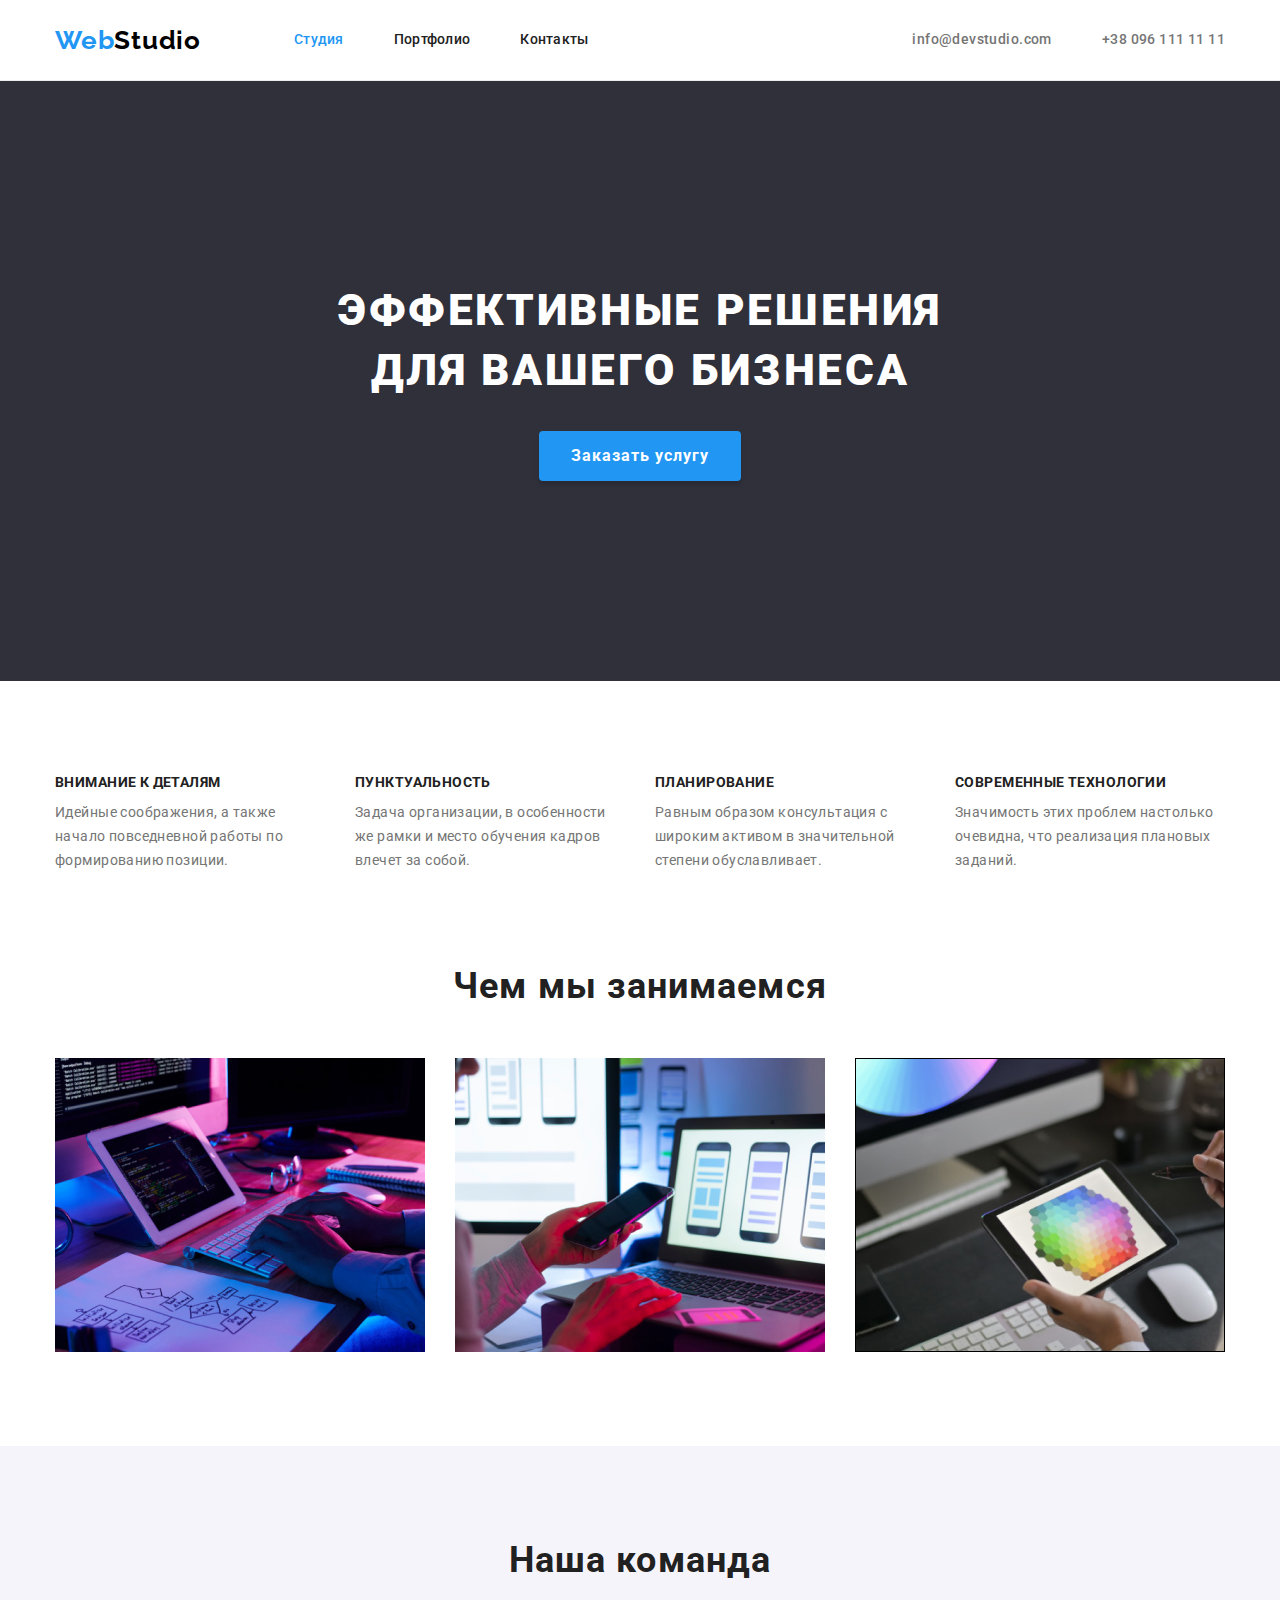
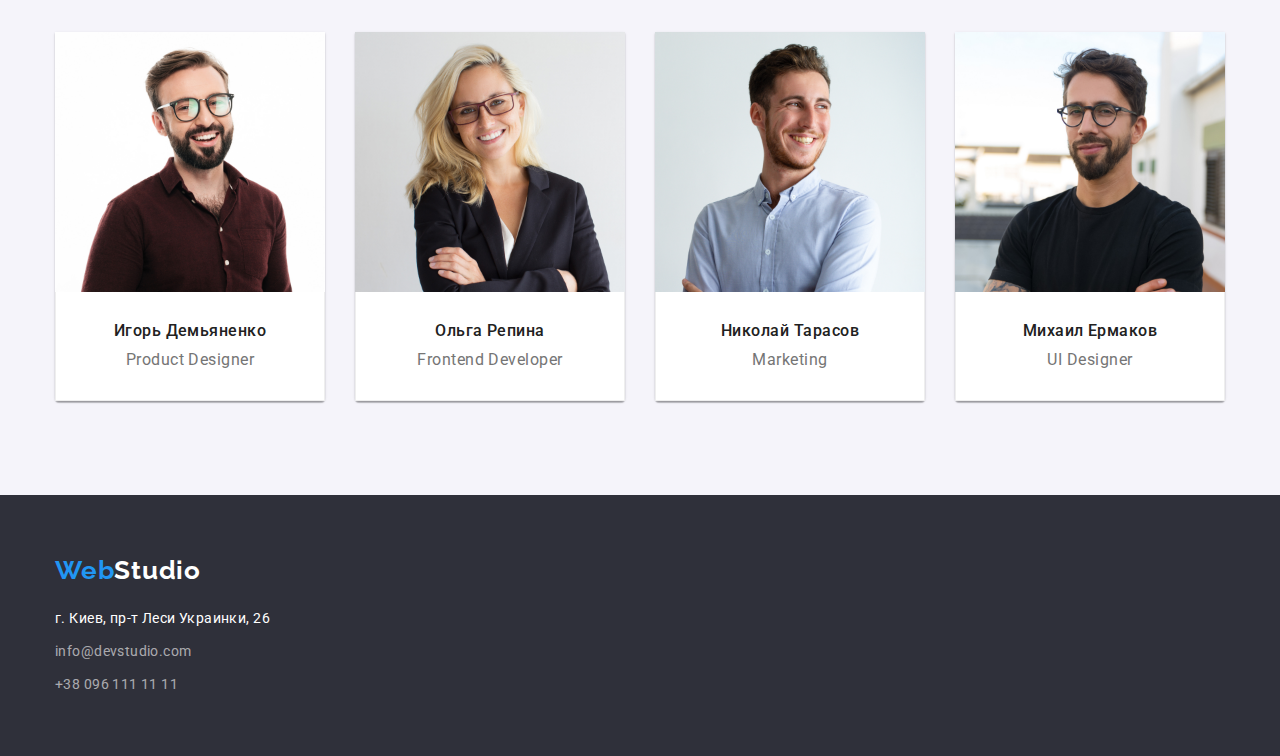
<file: index.html>
<!DOCTYPE html>
<html lang="ru">
  <head>
    <meta charset="UTF-8" />
    <meta http-equiv="X-UA-Compatible" content="IE=edge" />
    <meta name="viewport" content="width=device-width, initial-scale=1.0" />
    <title>GoIThomework</title>
    <!-- fonts -->
    <link rel="preconnect" href="https://fonts.googleapis.com" />
    <link rel="preconnect" href="https://fonts.gstatic.com" crossorigin />
    <link
      href="https://fonts.googleapis.com/css2?family=Montserrat:wght@400;700&family=Raleway:wght@700&family=Roboto:wght@400;500;700;900&display=swap"
      rel="stylesheet"
    />
    <!--normalize-->
    <link
      rel="stylesheet"
      href="https://cdn.jsdelivr.net/npm/modern-normalize@1.1.0/modern-normalize.css"
      integrity="sha256-tNxXsOT6dx9hXElc6ZSLWyMEp94gnMIxPGrJqzCZ1Ww="
      crossorigin="anonymous"
    />
    <!--custom styles-->
    <link rel="stylesheet" href="./css/styles.css" />
  </head>
  <body>
    <!-- шапка сайта -->
    <header class="header">
      <div class="container header-container">
        <a class="link logo" href="./index.html" lang="en"
        >Web<span class="logo-design-h">Studio</span></a
      >
      <nav class="navigation">
        <ul class="menu list">
          <li class="item"><a class="link active" href="./index.html">Студия</a></li>
          <li class="item"><a class="link" href="./portfolio.html">Портфолио</a></li>
          <li class="item"><a class="link" href="">Контакты</a></li>
        </ul>
      </nav>
      <ul class="list contact">
        <li class="item">
          <a class="link" href="mailto:info@devstudio.com"
            >info@devstudio.com</a
          >
        </li>
        <li class="item">
          <a class="link" href="tel:+380961111111">+38 096 111 11 11</a>
        </li>
      </ul>
      </div>
    </header>

    <main class="main">
      
      <!-- Блок Герой     -->
      <section class="hero">
        <div class="container">
          <h1 class="hero-title">Эффективные решения для вашего бизнеса</h1>
          <button class="btn" type="button">Заказать услугу</button>  
        </div>
      </section>

      <!-- particular -->
      <section class="particular">
        <div class="container">
          <h2 class="visually-hidden">Особенности</h2>
          <ul class="list">
            <li class="item">
              <h3 class="item-title">Внимание к деталям</h3>
              <p class="item-text">
                Идейные соображения, а также начало повседневной работы по
                формированию позиции.
              </p>
            </li>
            <li class="item">
              <h3 class="item-title">Пунктуальность</h3>
              <p class="item-text">
                Задача организации, в особенности же рамки и место обучения кадров
                влечет за собой.
              </p>
            </li>
            <li class="item">
              <h3 class="item-title">Планирование</h3>
              <p class="item-text">
                Равным образом консультация с широким активом в значительной
                степени обуславливает.
              </p>
            </li>
            <li class="item">
              <h3 class="item-title">Современные технологии</h3>
              <p class="item-text">
                Значимость этих проблем настолько очевидна, что реализация
                плановых заданий.
              </p>
            </li>
          </ul>
        </div>
      </section>

      <!-- Чем мы занимемся -->
      <section class="we-do">
        <div class="container">
          <h2 class="title">Чем мы занимаемся</h2>
          <ul class="list">
            <li class="item">
              <img
                src="./images/what-do/box-1.jpg"
                alt="Создаем"
                width="370"
                height="294"
              />
            </li>
            <li class="item">
              <img
                src="./images/what-do/box-2.jpg"
                alt="Адаптируем"
                width="370"
                height="294"
              />
            </li>
            <li class="item">
              <img
                src="./images/what-do/box-3.jpg"
                alt="Украшаем"
                width="370"
                height="294"
              />
            </li>
          </ul>
        </div>
      </section>

      <!-- Наша команда -->
      <section class="team">
        <div class="container">
          <h2 class="title">Наша команда</h2>
          <ul class="list">
            <li class="item">
              <img class="team-photo"
                src="./images/team/spec-1.jpg"
                alt="Игорь Демьяненко"
                width="270"
                height="260"
              />
              <div class="card-content">
                <h3 class="item-title">Игорь Демьяненко</h3>
                <p class="text" lang="en">Product Designer</p>
              </div>
            </li>
            <li class="item">
              <img
                src="./images/team/spec-2.jpg"
                alt="Ольга Репина"
                width="270"
                height="260"
              />
              <div class="card-content">
                <h3 class="item-title">Ольга Репина</h3>
                <p class="text" lang="en">Frontend Developer</p>
              </div>
            </li>
            <li class="item">
              <img
                src="./images/team/spec-3.jpg"
                alt="Николай Тарасов"
                width="270"
                height="260"
              />
              <div class="card-content">
                <h3 class="item-title">Николай Тарасов</h3>
                <p class="text" lang="en">Marketing</p>
              </div>
            </li>
            <li class="item">
              <img
                src="./images/team/spec-4.jpg"
                alt="Михаил Ермаков"
                width="270"
                height="260"
              />
              <div class="card-content">
                <h3 class="item-title">Михаил Ермаков</h3>
                <p class="text" lang="en">UI Designer</p>
              </div>
            </li>
          </ul>
        </div>
      </section>

    </main>
    <footer class="footer">
      <div class="container">
        <a class="link logo" href="./index.html" lang="en"
        >Web<span class="logo-design-f">Studio</span></a
      >
      <address class="address">
        <p class="text">г. Киев, пр-т Леси Украинки, 26</p>
        <ul class="list">
          <li class="item">
            <a class="link" href="mailto:info@devstudio.com"
              >info@devstudio.com</a
            >
          </li>
          <li class="item">
            <a class="link" href="tel:+380961111111">+38 096 111 11 11</a>
          </li>
        </ul>
      </address>
      </div>
    </footer>
  </body>
</html>
</file>
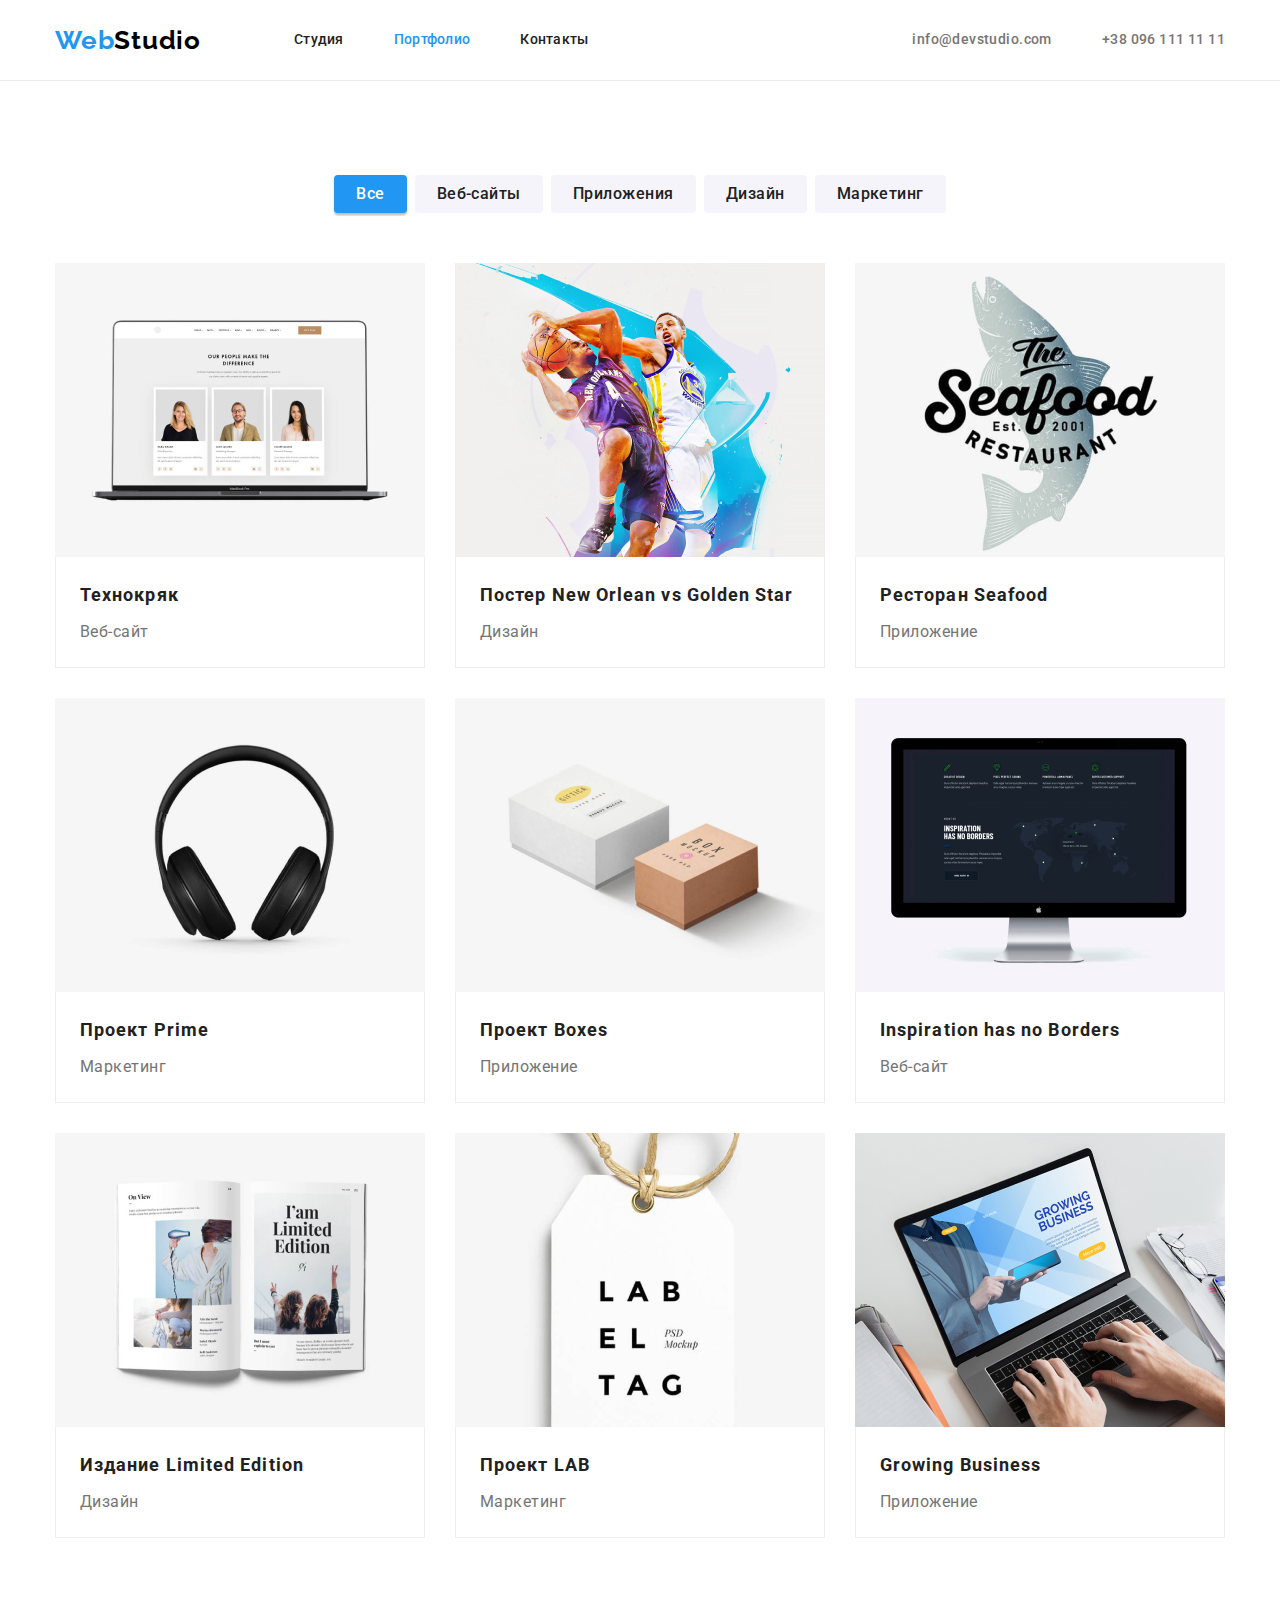
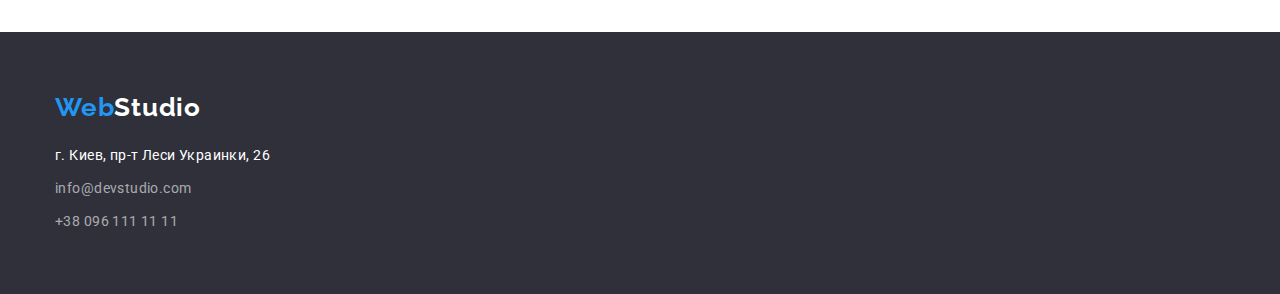
<file: portfolio.html>
<!DOCTYPE html>
<html lang="ru">
  <head>
    <meta charset="UTF-8" />
    <meta http-equiv="X-UA-Compatible" content="IE=edge" />
    <meta name="viewport" content="width=device-width, initial-scale=1.0" />
    <title>GoIThomework</title>
    <!-- fonts -->
    <link rel="preconnect" href="https://fonts.googleapis.com" />
    <link rel="preconnect" href="https://fonts.gstatic.com" crossorigin />
    <link
      href="https://fonts.googleapis.com/css2?family=Montserrat:wght@400;700&family=Raleway:wght@700&family=Roboto:wght@400;500;700;900&display=swap"
      rel="stylesheet"
    />
    <!--normalize-->
    <link
      rel="stylesheet"
      href="https://cdn.jsdelivr.net/npm/modern-normalize@1.1.0/modern-normalize.css"
      integrity="sha256-tNxXsOT6dx9hXElc6ZSLWyMEp94gnMIxPGrJqzCZ1Ww="
      crossorigin="anonymous"
    />
    <!--custom styles-->
    <link rel="stylesheet" href="./css/styles.css" />
  </head>
  <body>
    <header class="header">
      <div class="container header-container">
        <a class="link logo" href="./index.html" lang="en"
          >Web<span class="logo-design-h">Studio</span></a
        >
        <nav class="navigation">
          <ul class="menu list">
            <li class="item"><a class="link" href="./index.html">Студия</a></li>
            <li class="item">
              <a class="link active" href="./portfolio.html">Портфолио</a>
            </li>
            <li class="item"><a class="link" href="">Контакты</a></li>
          </ul>
        </nav>
        <ul class="contact list">
          <li class="item">
            <a class="link" href="mailto:info@devstudio.com"
              >info@devstudio.com</a
            >
          </li>
          <li class="item">
            <a class="link" href="tel:+380961111111">+38 096 111 11 11</a>
          </li>
        </ul>
      </div>
    </header>

    <main>
      <section class="portfolio">
        <div class="container">
          <h1 class="visually-hidden">Портфолио</h1>
          <ul class="list filter">
            <li class="item">
              <button class="btn active" type="button">Все</button>
            </li>
            <li class="item">
              <button class="btn" type="button">Веб-сайты</button>
            </li>
            <li class="item">
              <button class="btn" type="button">Приложения</button>
            </li>
            <li class="item">
              <button class="btn" type="button">Дизайн</button>
            </li>
            <li class="item">
              <button class="btn" type="button">Маркетинг</button>
            </li>
          </ul>
          <ul class="card list">
            <li class="item">
              <a class="link" href="">
                <img
                  class="card-img"
                  src="./images/portfolio/card-1.jpg"
                  alt="Технокряк"
                />
                <div class="card-content">
                  <h2 class="title">Технокряк</h2>
                  <p class="text">Веб-сайт</p>
                </div>
              </a>
            </li>
            <li class="item">
              <a class="link" href="">
                <img
                  class="card-img"
                  src="./images/portfolio/card-2.jpg"
                  alt="постер"
                />
                <div class="card-content">
                  <h2 class="title">Постер New Orlean vs Golden Star</h2>
                  <p class="text">Дизайн</p>
                </div>
              </a>
            </li>
            <li class="item">
              <a class="link" href="">
                <img
                  class="card-img"
                  src="./images/portfolio/card-3.jpg"
                  alt="ресторан"
                />
                <div class="card-content">
                  <h2 class="title">Ресторан Seafood</h2>
                  <p class="text">Приложение</p>
                </div>
              </a>
            </li>
            <li class="item">
              <a class="link" href="">
                <img
                  class="card-img"
                  src="./images/portfolio/card-4.jpg"
                  alt="проект prime"
                />
                <div class="card-content">
                  <h2 class="title">Проект Prime</h2>
                  <p class="text">Маркетинг</p>
                </div>
              </a>
            </li>
            <li class="item">
              <a class="link" href="">
                <img
                  class="card-img"
                  src="./images/portfolio/card-5.jpg"
                  alt="проект boxes"
                />
                <div class="card-content">
                  <h2 class="title">Проект Boxes</h2>
                  <p class="text">Приложение</p>
                </div>
              </a>
            </li>
            <li class="item">
              <a class="link" href="">
                <img
                  class="card-img"
                  src="./images/portfolio/card-6.jpg"
                  alt="Inspiration has no borders"
                />
                <div class="card-content">
                  <h2 class="title">Inspiration has no Borders</h2>
                  <p class="text">Веб-сайт</p>
                </div>
              </a>
            </li>
            <li class="item">
              <a class="link" href="">
                <div class="img-thumb">
                  <img
                    class="card-img"
                    src="./images/portfolio/card-7.jpg"
                    alt="Limited edition"
                  />
                </div>
                <div class="card-content">
                  <h2 class="title">Издание Limited Edition</h2>
                  <p class="text">Дизайн</p>
                </div>
              </a>
            </li>
            <li class="item">
              <a class="link" href="">
                <div class="img-thumb">
                  <img
                    class="card-img"
                    src="./images/portfolio/card-8.jpg"
                    alt="проект LAB"
                  />
                </div>
                <div class="card-content">
                  <h2 class="title">Проект LAB</h2>
                  <p class="text">Маркетинг</p>
                </div>
              </a>
            </li>
            <li class="item">
              <a class="link" href="">
                <div class="img-thumb">
                  <img
                    class="card-img"
                    src="./images/portfolio/card-9.jpg"
                    alt="Growing business"
                  />
                </div>
                <div class="card-content">
                  <h2 class="title">Growing Business</h2>
                  <p class="text">Приложение</p>
                </div>
              </a>
            </li>
          </ul>
        </div>
      </section>
    </main>
    <footer class="footer">
      <div class="container">
        <a class="link logo" href="./index.html" lang="en"
          >Web<span class="logo-design-f">Studio</span></a
        >
        <address class="address">
          <p class="text">г. Киев, пр-т Леси Украинки, 26</p>
          <ul class="list">
            <li class="item">
              <a class="link" href="mailto:info@devstudio.com"
                >info@devstudio.com</a
              >
            </li>
            <li class="item">
              <a class="link" href="tel:+380961111111">+38 096 111 11 11</a>
            </li>
          </ul>
        </address>
      </div>
    </footer>
  </body>
</html>
</file>
<file: css/styles.css>
:root {
--first-font: 'Roboto';
--second-font: 'Raleway';
--color-accent: #2196F3;
--text-black: #212121;
--text-grey: #757575;
--bg-dark: #2F303A;
--bg-grey: #F5F4FA;
}

body {
font-family:var(--first-font);
font-weight: 400;
font-size: 14px;
line-height: 1.71;
letter-spacing: 0.03em;

color: var(--text-grey);
}

.visually-hidden {
    position: absolute;
    white-space: nowrap;
    width: 1px;
    height: 1px;
    overflow: hidden;
    border: 0;
    padding: 0;
    clip: rect(0 0 0 0);
    clip-path: inset(50%);
    margin: -1px;
  }

h1,
h2,
h3,
h4,
h5,
h6,
p {
    margin: 0;
}

img {
    display: block;
}
  
  .list {
    list-style: none;
    padding: 0;
    margin: 0;
  }

.link {
    text-decoration: none;
    color: currentColor;
}

.btn {
    border-style: none;
    cursor: pointer;
}

.container {
    width: 1200px;

    padding-left: 15px;
    padding-right: 15px;
    margin-left: auto;
    margin-right: auto;

    /* outline: 1px solid red; */
}

/* ======= HEADER ====== */

.header {
    border-bottom: 1px solid #ECECEC;
}

.header-container {
    display: flex;
    align-items: center;
}

.navigation .link,
.contact .link {
    display: block;
    padding-top: 32px;
    padding-bottom: 32px;
}

.logo {
font-family: var(--second-font);
font-weight: 700;
font-size: 26px;
line-height: 1.19;
letter-spacing: 0.03em;
margin-right: 93px;

color: var(--color-accent);
}

.logo-design-h {
    color: black;
}
.logo-design-f {
    color: #FFFFFF;
}

.menu {
    display: flex;
    align-items: center;
}

.menu .item, 
.contact .item {
    margin-right: 50px;
}
.menu .item:last-child,
.contact .item:last-child {
    margin: 0;
}

.menu .link {
font-weight: 500;
line-height: 1.14;
letter-spacing: 0.02em;

color: var(--text-black);
}

.menu .link:hover,
.menu .link:focus {
    color: var(--color-accent);
}
.link.active {
    color: var(--color-accent);
}

.contact {
    display: flex;
    align-items: center;
    margin-left: auto;
}


.contact .link {
font-weight: 500;
line-height: 1.14;
letter-spacing: 0.03em;

color: var(--text-grey);
}
.contact .link:hover,
.contact .link:focus {
    color: var(--color-accent);
}

/* ======= HERO ======= */

.hero {
    background-color: var(--bg-dark);
    text-align: center;
    padding-top: 200px;
    padding-bottom: 200px;
}
.hero-title {
font-weight: 900;
font-size: 44px;
line-height: 1.36;
text-align: center;
letter-spacing: 0.06em;
text-transform: uppercase;
width: 700px;
margin-left: auto;
margin-right: auto;
margin-bottom: 30px;

color: #FFFFFF;

}

.hero .btn {
font-family: inherit;
font-weight: 700;
font-size: 16px;
line-height: 1.88;
letter-spacing: 0.06em;
color: #FFFFFF;

padding: 10px 32px;
 
background-color: var(--color-accent);
box-shadow: 0px 4px 4px rgba(0, 0, 0, 0.15);
border-radius: 4px;
}

.hero .btn:hover,
.hero .btn:focus {
    background-color: #188CE8;
}

/* ======= PARTICULAR ======= */

.particular {
    padding-top: 94px;
    padding-bottom: 47px;
}

.particular .list {
    display: flex;
    align-items: center;
}

.particular .item {
    width: 270px;
    margin-right: 30px;
}
.particular .item:last-child {
    margin: 0;
}

  .particular .item-title {
    font-size: 14px;
    line-height: 1.14;
    letter-spacing: 0.03em;
    text-transform: uppercase;
    margin-bottom: 10px;
    
    color: var(--text-black);
  }

/* ========= WE DO ======= */

.we-do {
    padding-top: 47px;
    padding-bottom: 94px;
}

.we-do .title {
font-size: 36px;
line-height: 1.16;
text-align: center;
letter-spacing: 0.03em;
margin-bottom: 50px;

color: var(--text-black);
}

.we-do .list {
    display: flex;
    align-items: center;
}

.we-do .item {
    margin-right: 30px;
}
.we-do .item:last-child {
    margin: 0;
}

/* =========== TEAM ======== */

.team {
    background-color: var(--bg-grey);
    padding-top: 94px;
    padding-bottom: 94px;
}

.team .title {
font-size: 36px;
line-height: 1.16;
text-align: center;
letter-spacing: 0.03em;
margin-bottom: 50px;

color: var(--text-black);
}

.team .list {
    display: flex;
    align-items: center;
}

.team .item {
    background-color: #FFFFFF;
    margin-right: 30px;

box-shadow: 0px 1px 3px rgba(0, 0, 0, 0.12), 0px 1px 1px rgba(0, 0, 0, 0.14), 0px 2px 1px rgba(0, 0, 0, 0.2);
border-radius: 0px 0px 4px 4px;
}
.team .item:last-child {
    margin: 0;
}

.team .card-content {
    padding-top: 30px;
    padding-bottom: 30px;
}

.team .item-title {
font-weight: 500;
font-size: 16px;
line-height: 1.18;
text-align: center;
letter-spacing: 0.03em;
margin-bottom: 10px;

color: var(--text-black);
}

.team .text {
font-size: 16px;
line-height: 1.18;
text-align: center;
letter-spacing: 0.03em;
}

/* ======== FOOTER ======= */

.footer {
    background-color: var(--bg-dark);
    padding-top: 60px;
    padding-bottom: 60px;
}

.footer .logo {
    margin: 0;
}

.footer .text {
line-height: 1.71;
letter-spacing: 0.03em;

color: #FFFFFF;
}
.address {
    font-style: normal;
    margin-top: 20px;
}
.address .text {
    margin-bottom: 9px;
}

.address .item:not(:last-child) {
    margin-bottom: 9px;
}

.address .link {
line-height: 1.71;
letter-spacing: 0.03em;


color: #ffffff99;
}
.address .link:hover,
.address .link:focus {
    color: var(--color-accent);
}

/* ===============
    PORTFOLIO
================== */

/* ========= FILTER ======== */

.portfolio {
    padding-top: 94px;
    padding-bottom: 94px;
}

.filter {
    display: flex;
    align-items: center;
    justify-content: center;
    margin-bottom: 50px;
}

.filter .btn {
font-family: inherit;
font-weight: 500;
font-size: 16px;
line-height: 1.62;
text-align: center;
letter-spacing: 0.03em;
padding: 6px 22px;

color: var(--text-black);

background: #F5F4FA;
border-radius: 4px;
}

.filter .item {
    margin-right: 8px;
}
.filter .item:last-child {
    margin: 0;
}

.filter .btn.active,
.portfolio .btn:hover,
.portfolio .btn:focus {
    color: #FFFFFF;
    background-color: var(--color-accent);
    box-shadow: 0px 3px 1px rgba(0, 0, 0, 0.1), 0px 1px 2px rgba(0, 0, 0, 0.08), 0px 2px 2px rgba(0, 0, 0, 0.12);
    border-radius: 4px;
}

/* ======== CARD ======= */

.card {
    display: flex;
    align-items: center;
    flex-wrap: wrap;
    margin-top: -30px;
    margin-left: -30px;

}

.card .item {
    margin-left: 30px;
    margin-top: 30px;
    flex-basis: calc(100% / 3 - 30px);
}

.card-img {
    max-width: 100%;
}

.card-content {
    padding: 20px 24px;
    border-right: 1px solid #EEEEEE;
    border-bottom: 1px solid #EEEEEE;
    border-left: 1px solid #EEEEEE;


}

.card .title {
font-size: 18px;
line-height: 2;
letter-spacing: 0.06em;
margin-bottom: 4px;

color: var(--text-black);
}

.card .text {
font-size: 16px;
line-height: 1.88;
letter-spacing: 0.03em;

color: #757575;
}
</file>
